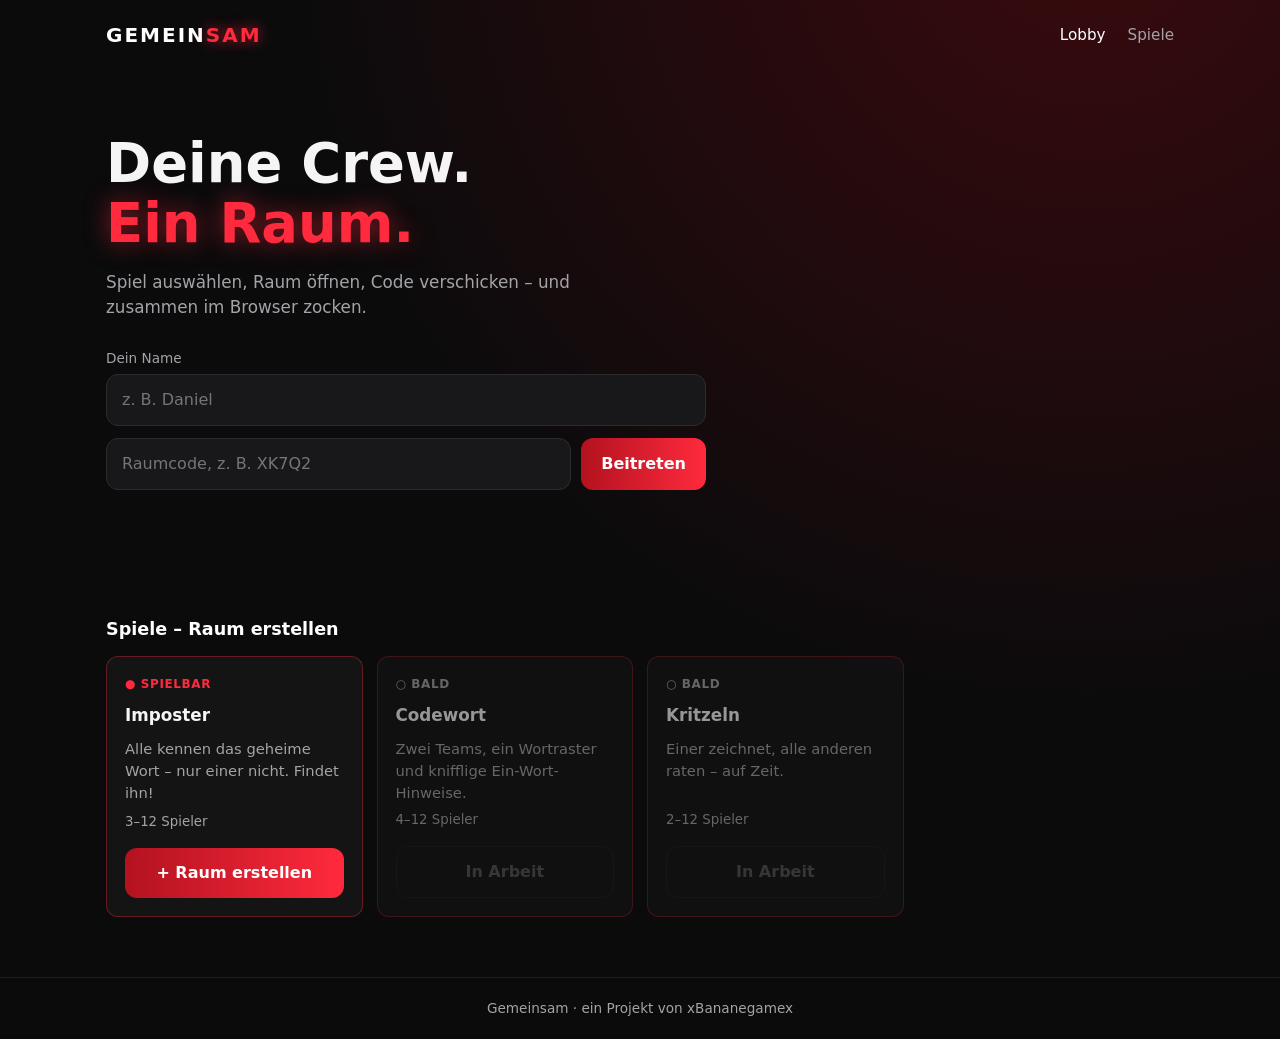
<file: index.html>
<!doctype html>
<html lang="de">
<head>
  <meta charset="utf-8">
  <meta name="viewport" content="width=device-width, initial-scale=1">
  <title>Gemeinsam – Spiele mit Freunden</title>
  <link rel="stylesheet" href="style.css">
</head>
<body>
  <div class="container">
    <nav>
      <a href="./" class="logo">Gemein<span>sam</span></a>
      <ul class="nav-links">
        <li><a href="./" class="active">Lobby</a></li>
        <li><a href="#spiele">Spiele</a></li>
      </ul>
    </nav>

    <section class="hero">
      <h1>Deine Crew.<br><span>Ein Raum.</span></h1>
      <p>Spiel auswählen, Raum öffnen, Code verschicken – und zusammen im Browser zocken.</p>

      <div class="name-row">
        <label for="player-name">Dein Name</label>
        <input id="player-name" maxlength="20" placeholder="z. B. Daniel" autocomplete="off">
        <div id="discord-box" class="discord-box"></div>
      </div>

      <form class="join" id="join-form">
        <input id="room-code" placeholder="Raumcode, z. B. XK7Q2" maxlength="8" autocomplete="off">
        <button type="submit" class="btn btn-primary">Beitreten</button>
      </form>
      <p class="error" id="lobby-error"></p>
    </section>

    <h2 class="section-title" id="spiele">Spiele – Raum erstellen</h2>
    <section class="rooms" id="game-list">
      <!-- Wird von script.js befüllt -->
    </section>
  </div>

  <footer>Gemeinsam · ein Projekt von xBananegamex</footer>
  <script src="firebase-config.js"></script>
  <script src="backend.js"></script>
  <script src="common.js"></script>
  <script src="discord.js"></script>
  <script src="script.js"></script>
</body>
</html>
</file>
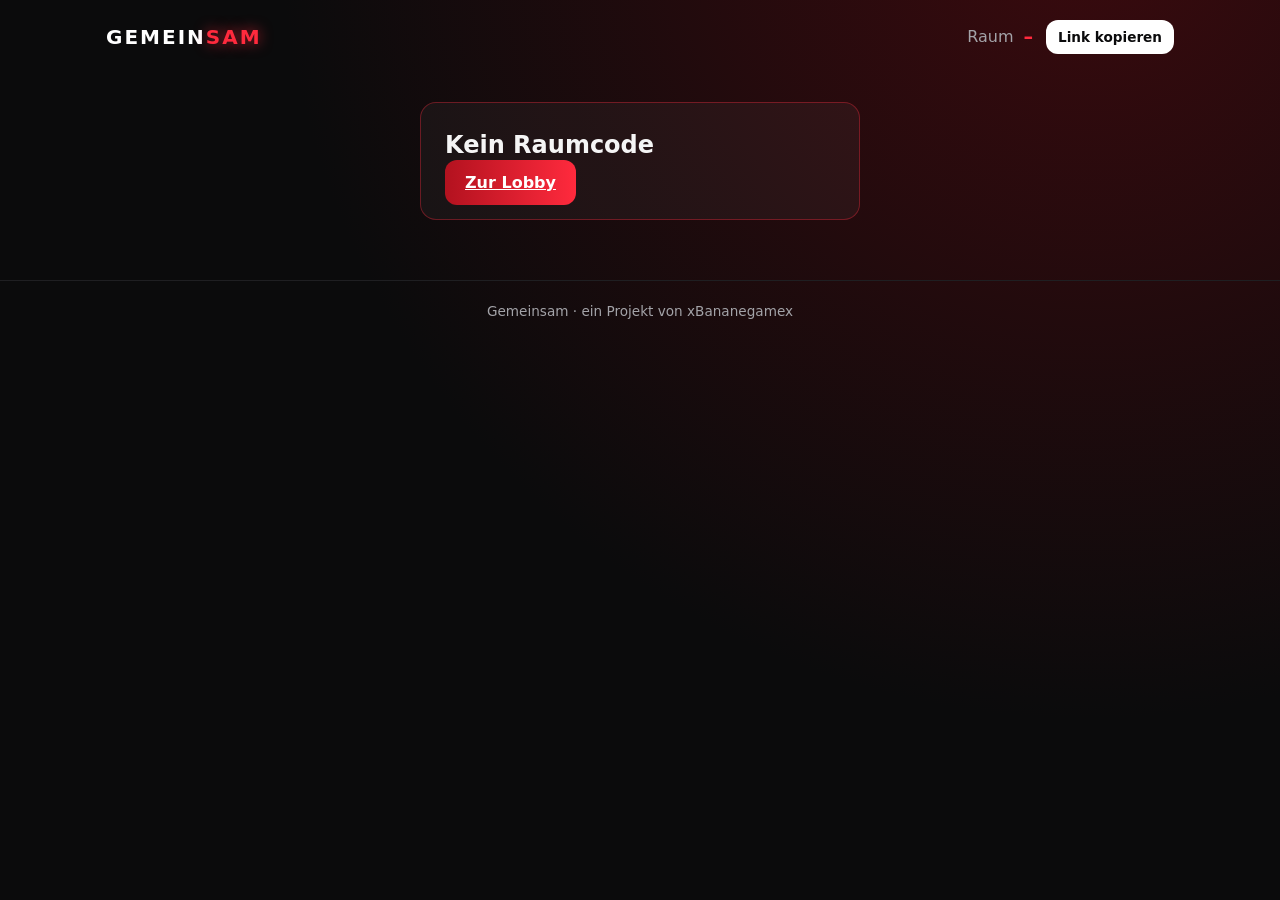
<file: raum.html>
<!doctype html>
<html lang="de">
<head>
  <meta charset="utf-8">
  <meta name="viewport" content="width=device-width, initial-scale=1">
  <title>Raum – Gemeinsam</title>
  <link rel="stylesheet" href="style.css">
</head>
<body>
  <div class="container">
    <nav>
      <a href="./" class="logo">Gemein<span>sam</span></a>
      <div class="room-code-box">
        <span class="muted">Raum</span>
        <strong id="room-code-label">–</strong>
        <button class="btn btn-small btn-secondary" id="copy-link">Link kopieren</button>
      </div>
    </nav>

    <section class="cam-section">
      <div id="cam-controls" class="cam-controls"></div>
      <div id="cam-bar" class="cam-bar empty"></div>
    </section>

    <main id="room-root" class="room-root">
      <p class="muted">Lade Raum …</p>
    </main>
  </div>

  <footer>Gemeinsam · ein Projekt von xBananegamex</footer>
  <script src="firebase-config.js"></script>
  <script src="backend.js"></script>
  <script src="common.js"></script>
  <script src="discord.js"></script>
  <script src="cam.js"></script>
  <script src="imposter.js"></script>
  <script src="raum.js"></script>
</body>
</html>
</file>
<file: style.css>
/* ===== Farben & Grundwerte (hier zentral anpassen) ===== */
:root {
  --bg: #0b0b0c;
  --bg-glow: #3a0a0e;
  --surface: rgba(255, 255, 255, 0.04);
  --surface-strong: #18181a;
  --border: rgba(255, 40, 60, 0.35);
  --text: #f5f5f5;
  --muted: #a3a3a8;
  --red: #ff2a3d;
  --red-dark: #b3121f;
  --white: #ffffff;
  --radius: 12px;
}

* { box-sizing: border-box; margin: 0; padding: 0; }

body {
  font-family: system-ui, -apple-system, "Segoe UI", Roboto, sans-serif;
  background: radial-gradient(circle at 85% -10%, var(--bg-glow) 0%, var(--bg) 55%) fixed;
  background-color: var(--bg);
  color: var(--text);
  min-height: 100vh;
  line-height: 1.5;
}

.container { max-width: 1100px; margin: 0 auto; padding: 0 16px; }

/* ===== Navigation ===== */
nav {
  display: flex; justify-content: space-between; align-items: center;
  padding: 20px 0; gap: 12px; flex-wrap: wrap;
}
.logo {
  font-weight: 800; font-size: 1.25rem; letter-spacing: 0.1em; text-transform: uppercase;
  color: var(--white); text-decoration: none;
}
.logo span { color: var(--red); text-shadow: 0 0 14px rgba(255, 42, 61, 0.7); }
.nav-links { display: flex; gap: 22px; list-style: none; }
.nav-links a { color: var(--muted); text-decoration: none; font-size: 0.95rem; transition: color .2s; }
.nav-links a:hover, .nav-links a.active { color: var(--white); }

/* ===== Hero ===== */
.hero { padding: 64px 0 40px; }
.hero h1 { font-size: clamp(2rem, 6vw, 3.4rem); line-height: 1.1; margin-bottom: 16px; }
.hero h1 span { color: var(--red); text-shadow: 0 0 24px rgba(255, 42, 61, 0.55); }
.hero p { color: var(--muted); max-width: 540px; margin-bottom: 28px; font-size: 1.05rem; }

.join { display: flex; gap: 10px; flex-wrap: wrap; max-width: 600px; }
.join input {
  flex: 1 1 200px; padding: 13px 15px; font: inherit; color: var(--white);
  background: var(--surface-strong); border: 1px solid #2c2c30; border-radius: var(--radius);
  outline: none; transition: border-color .2s, box-shadow .2s;
}
.join input:focus { border-color: var(--red); box-shadow: 0 0 0 3px rgba(255, 42, 61, 0.25); }

.btn {
  padding: 13px 20px; font: inherit; font-weight: 700; border: none; border-radius: var(--radius);
  cursor: pointer; transition: transform .1s, box-shadow .2s, background .2s;
}
.btn:active { transform: translateY(1px); }
.btn-primary { background: linear-gradient(90deg, var(--red-dark), var(--red)); color: var(--white); }
.btn-primary:hover { box-shadow: 0 0 20px rgba(255, 42, 61, 0.5); }
.btn-secondary { background: var(--white); color: var(--bg); }
.btn-secondary:hover { background: #e6e6e6; }

/* ===== Räume ===== */
.section-title { font-size: 1.1rem; margin: 24px 0 14px; color: var(--white); }
.rooms { display: grid; grid-template-columns: repeat(auto-fill, minmax(230px, 1fr)); gap: 14px; padding-bottom: 60px; }
.room {
  background: var(--surface); border: 1px solid var(--border); border-radius: var(--radius);
  padding: 18px; transition: border-color .2s, transform .2s;
}
.room:hover { border-color: var(--red); transform: translateY(-2px); }
.room h3 { font-size: 1.05rem; margin: 4px 0; }
.room small { color: var(--muted); }
.status { font-size: 0.75rem; font-weight: 800; letter-spacing: 0.05em; }
.status.live { color: var(--red); }
.status.waiting { color: var(--muted); }
.avatars { display: flex; margin-top: 12px; }
.avatars i { width: 28px; height: 28px; border-radius: 50%; margin-right: -7px; border: 2px solid var(--bg); }

footer { border-top: 1px solid #1f1f22; padding: 20px 0; color: var(--muted); font-size: 0.85rem; text-align: center; }

/* ===== Lobby: Name & Spielekarten ===== */
.name-row { display: flex; flex-direction: column; gap: 6px; max-width: 600px; margin-bottom: 12px; }
.name-row label { font-size: 0.85rem; color: var(--muted); }
.name-row input, .panel input[type=text], #name-input {
  padding: 13px 15px; font: inherit; color: var(--white); background: var(--surface-strong);
  border: 1px solid #2c2c30; border-radius: var(--radius); outline: none;
}
.name-row input:focus { border-color: var(--red); box-shadow: 0 0 0 3px rgba(255, 42, 61, 0.25); }
.error { color: var(--red); min-height: 1.5em; margin-top: 8px; font-weight: 600; }
.game { display: flex; flex-direction: column; gap: 6px; }
.game .game-desc { color: var(--muted); font-size: 0.92rem; flex: 1; }
.game .create-btn { margin-top: 10px; }
.game.soon { opacity: 0.6; }
.btn-ghost { background: transparent; color: var(--muted); border: 1px solid #2c2c30; }
.btn:disabled { opacity: 0.45; cursor: not-allowed; box-shadow: none; }
.btn-small { padding: 7px 12px; font-size: 0.85rem; }
.btn.big { width: 100%; margin-top: 18px; padding: 15px; font-size: 1.05rem; }
.btn-row { display: flex; gap: 10px; flex-wrap: wrap; margin-top: 18px; }

/* ===== Raum ===== */
.room-code-box { display: flex; align-items: center; gap: 10px; }
.room-code-box strong { font-size: 1.2rem; letter-spacing: 0.15em; color: var(--red); }
.muted { color: var(--muted); }
.room-root { padding: 24px 0 60px; }
.panel {
  background: var(--surface); border: 1px solid var(--border); border-radius: 16px;
  padding: 24px; max-width: 640px; margin: 0 auto;
}
.panel.narrow { max-width: 440px; }
.panel h2 { font-size: 1.5rem; margin-bottom: 8px; }
.panel h2.win { color: #4ade80; }
.panel h2.lose { color: var(--red); }
.sub { font-size: 0.95rem; margin: 20px 0 10px; color: var(--muted); text-transform: uppercase; letter-spacing: 0.06em; }
.player-list { list-style: none; display: flex; flex-direction: column; gap: 8px; }
.player-list li {
  display: flex; align-items: center; gap: 10px; padding: 10px 12px;
  background: var(--surface-strong); border-radius: 10px; border: 1px solid transparent;
}
.player-list li.me { border-color: var(--border); }
.avatar { width: 26px; height: 26px; border-radius: 50%; flex: none; border: 2px solid var(--bg); display: inline-block; }
.tag { font-size: 0.7rem; font-weight: 800; background: var(--red); color: var(--white); padding: 2px 8px; border-radius: 999px; margin-left: auto; }
.votes { margin-left: auto; color: var(--muted); font-size: 0.9rem; }
.tag + .votes { margin-left: 8px; }
.check { display: flex; gap: 10px; align-items: center; margin-top: 18px; color: var(--muted); cursor: pointer; }
.check input { accent-color: var(--red); width: 18px; height: 18px; }

.secret-card {
  width: 100%; min-height: 190px; margin: 16px 0; border-radius: 16px; border: 2px dashed var(--border);
  background: var(--surface-strong); color: var(--white); font: inherit; font-size: 1.05rem;
  display: flex; flex-direction: column; align-items: center; justify-content: center; gap: 8px; padding: 20px; text-align: center; cursor: pointer;
}
.secret-card strong { font-size: clamp(1.8rem, 7vw, 2.6rem); letter-spacing: 0.03em; }
.secret-card .label { color: var(--muted); font-size: 0.9rem; }
.secret-card.word { border: 2px solid var(--white); }
.secret-card.imposter { border: 2px solid var(--red); background: linear-gradient(160deg, #2a0a0e, var(--surface-strong)); }
.secret-card.imposter strong { color: var(--red); text-shadow: 0 0 24px rgba(255, 42, 61, 0.6); }
.hint { color: var(--muted); }
.hint strong { color: var(--white); }

.vote-grid { display: grid; grid-template-columns: repeat(auto-fill, minmax(150px, 1fr)); gap: 10px; margin-top: 14px; }
.vote-btn {
  display: flex; align-items: center; gap: 8px; padding: 12px; font: inherit; color: var(--white);
  background: var(--surface-strong); border: 2px solid #2c2c30; border-radius: 12px; cursor: pointer; text-align: left;
}
.vote-btn:hover:not(:disabled) { border-color: var(--red); }
.vote-btn.selected { border-color: var(--red); box-shadow: 0 0 16px rgba(255, 42, 61, 0.4); }
.vote-btn:disabled { opacity: 0.5; cursor: not-allowed; }
.big-text { font-size: 1.1rem; margin: 10px 0; }
.big-text strong { color: var(--white); }

.mode-badge {
  position: fixed; bottom: 12px; left: 50%; transform: translateX(-50%); max-width: calc(100% - 32px);
  background: #2a0a0e; border: 1px solid var(--border); color: var(--muted); font-size: 0.8rem;
  padding: 8px 14px; border-radius: 999px; text-align: center;
}
body.has-badge { padding-bottom: 56px; }

/* ===== Imposter v2 ===== */
.panel.wide { max-width: 860px; }
.phase-head { display: flex; justify-content: space-between; align-items: baseline; gap: 10px; flex-wrap: wrap; }
.small { font-size: 0.82rem; }
.red { color: var(--red); }
.event {
  background: rgba(255, 42, 61, 0.1); border: 1px solid var(--border); border-radius: 10px;
  padding: 10px 14px; margin: 10px 0; font-weight: 600;
}

.strip { display: flex; flex-wrap: wrap; gap: 8px; margin: 14px 0; }
.chip {
  display: flex; align-items: center; gap: 8px; padding: 6px 12px 6px 6px; border-radius: 999px;
  background: var(--surface-strong); border: 1px solid #2c2c30; font-size: 0.92rem; transition: all .2s;
}
.chip small { font-size: 0.7rem; font-weight: 800; text-transform: uppercase; color: var(--muted); }
.chip .avatar { width: 22px; height: 22px; }
.chip.turn { border-color: var(--white); box-shadow: 0 0 0 2px rgba(255, 255, 255, 0.25); }
.chip.out { filter: grayscale(1); opacity: 0.45; }
.chip.imp { border-color: var(--red); color: var(--red); box-shadow: 0 0 18px rgba(255, 42, 61, 0.7); animation: glow 1.4s ease-in-out infinite alternate; }
.chip.imp small { color: var(--red); }
@keyframes glow { from { box-shadow: 0 0 6px rgba(255, 42, 61, 0.4); } to { box-shadow: 0 0 22px rgba(255, 42, 61, 0.9); } }

.secret-card.small { min-height: 110px; margin: 10px 0; }
.secret-card.small strong { font-size: clamp(1.5rem, 5vw, 2rem); }

.turn-box { background: var(--surface-strong); border: 1px solid #2c2c30; border-radius: 12px; padding: 14px; margin: 12px 0; }
.turn-box.mine { border-color: var(--red); box-shadow: 0 0 18px rgba(255, 42, 61, 0.25); }
.turn-head { display: flex; justify-content: space-between; align-items: center; gap: 10px; margin-bottom: 4px; }
.turn-box.mine .turn-head { margin-bottom: 10px; }
.countdown { font-variant-numeric: tabular-nums; font-weight: 800; padding: 2px 10px; border-radius: 999px; background: #2c2c30; }
.countdown.urgent { background: var(--red); color: var(--white); }

.table-wrap { overflow-x: auto; margin: 12px 0; border: 1px solid #2c2c30; border-radius: 12px; }
table.clues { width: 100%; border-collapse: collapse; font-size: 0.95rem; }
table.clues th, table.clues td { padding: 9px 12px; text-align: left; border-bottom: 1px solid #1f1f22; white-space: nowrap; }
table.clues thead th { color: var(--muted); font-size: 0.78rem; text-transform: uppercase; letter-spacing: 0.05em; background: var(--surface-strong); }
table.clues tbody th { font-weight: 600; display: flex; align-items: center; gap: 8px; }
table.clues tbody th .avatar { width: 20px; height: 20px; }
table.clues tr:last-child th, table.clues tr:last-child td { border-bottom: none; }
table.clues tr.me th { color: var(--white); }
table.clues tr.imp th { color: var(--red); text-shadow: 0 0 12px rgba(255, 42, 61, 0.6); }
table.clues td.writing { color: var(--red); font-style: italic; }
table.clues td.muted { color: #5a5a60; }

.vote-btn.skip { justify-content: center; border-style: dashed; }

.settings { display: flex; flex-direction: column; gap: 14px; }
.field { display: flex; flex-direction: column; gap: 6px; font-size: 0.9rem; }
.settings select, .settings textarea {
  font: inherit; color: var(--white); background: var(--surface-strong); border: 1px solid #2c2c30;
  border-radius: 10px; padding: 10px 12px; outline: none;
}
.settings textarea { resize: vertical; min-height: 70px; }
.settings select:focus, .settings textarea:focus { border-color: var(--red); }
.settings .check { margin-top: 0; }
.cat-grid { display: flex; flex-wrap: wrap; gap: 8px; }
.pill { display: flex; align-items: center; gap: 6px; padding: 6px 12px; border-radius: 999px; background: var(--surface-strong); border: 1px solid #2c2c30; cursor: pointer; }
.pill input { accent-color: var(--red); }

/* ===== Discord ===== */
.btn-discord { background: #5865f2; color: #fff; }
.btn-discord:hover { background: #4752c4; }
.discord-box { display: flex; align-items: center; gap: 10px; flex-wrap: wrap; margin-top: 4px; }
.discord-box:empty { display: none; }
.discord-me { display: flex; align-items: center; gap: 8px; color: var(--muted); font-size: 0.9rem; }
img.avatar { object-fit: cover; background: #222; }
.or { text-align: center; margin: 12px 0 8px; }
.panel .btn-discord { width: 100%; }

/* ===== Kamera ===== */
.cam-section { display: flex; flex-direction: column; gap: 10px; margin-top: 4px; }
.cam-controls { display: flex; gap: 8px; flex-wrap: wrap; justify-content: flex-end; }
.cam-bar { display: grid; grid-template-columns: repeat(auto-fill, minmax(150px, 1fr)); gap: 10px; }
.cam-bar.empty { display: none; }
.cam-tile {
  position: relative; aspect-ratio: 4 / 3; border-radius: 12px; overflow: hidden;
  background: var(--surface-strong); border: 2px solid #2c2c30; transition: filter .3s, opacity .3s, border-color .3s;
}
.cam-tile video { width: 100%; height: 100%; object-fit: cover; display: block; }
.cam-tile.me video { transform: scaleX(-1); }
.cam-tile .cam-off { position: absolute; inset: 0; display: none; align-items: center; justify-content: center; background: var(--surface-strong); }
.cam-tile .cam-off .avatar { width: 56px; height: 56px; }
.cam-tile.novideo .cam-off { display: flex; }
.cam-name {
  position: absolute; left: 6px; bottom: 6px; right: 6px; font-size: 0.78rem; font-weight: 600;
  background: rgba(0, 0, 0, 0.6); padding: 3px 8px; border-radius: 999px; white-space: nowrap; overflow: hidden; text-overflow: ellipsis;
}
.cam-tile.out { filter: grayscale(1); opacity: 0.5; }
.cam-tile.imp { border-color: var(--red); box-shadow: 0 0 20px rgba(255, 42, 61, 0.7); animation: glow 1.4s ease-in-out infinite alternate; }
.cam-tile.imp .cam-name { color: var(--red); }
</file>
